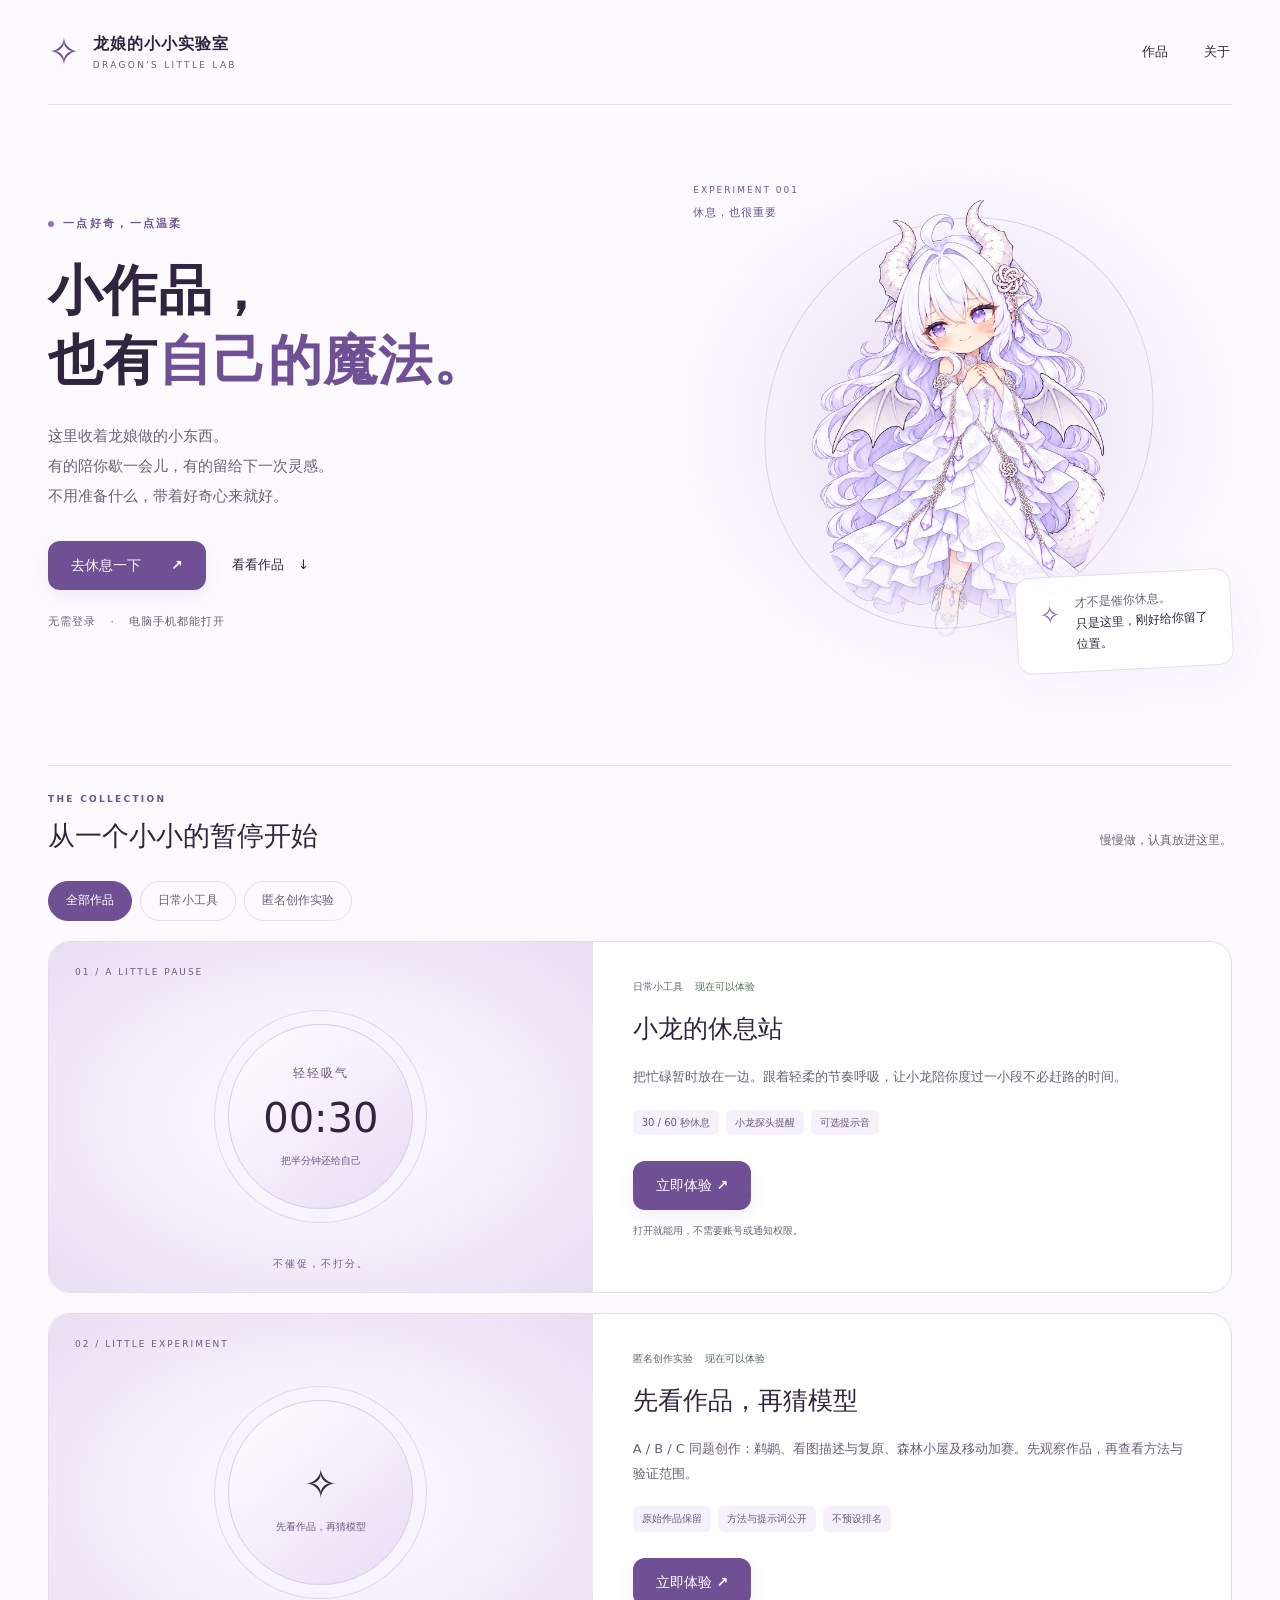
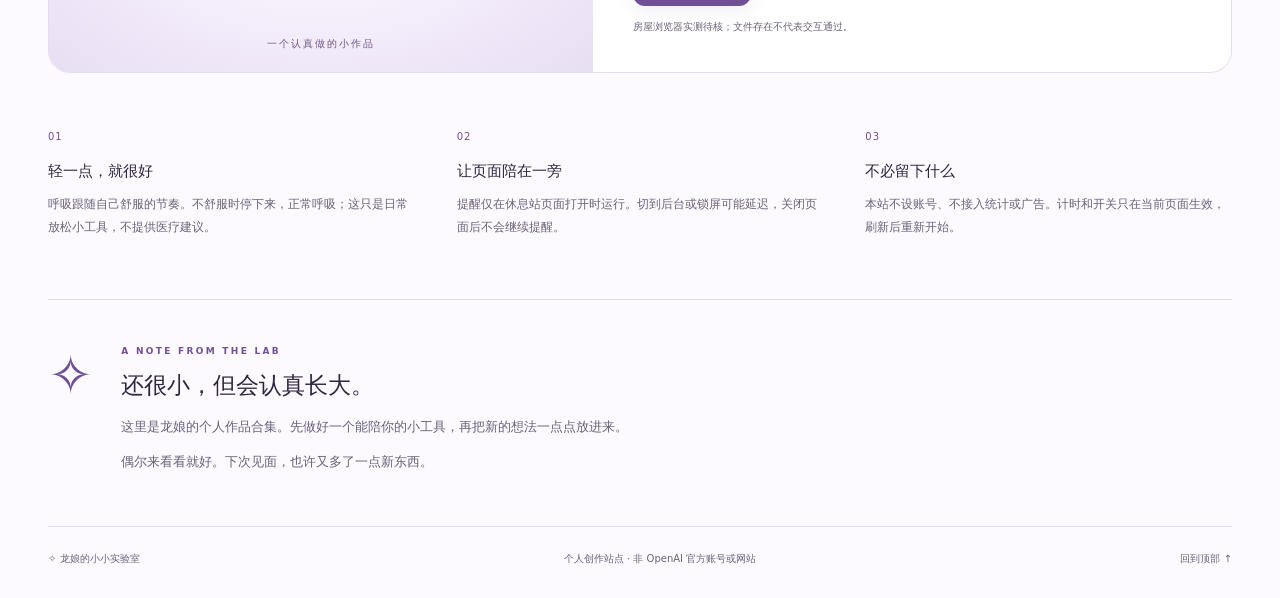
<file: docs/index.html>
<!doctype html>
<html lang="zh-CN">
<head><meta charset="utf-8"><meta name="viewport" content="width=device-width,initial-scale=1"><meta name="theme-color" content="#f6f3fb"><meta name="description" content="龙娘的小小实验室：收藏一点有趣，也留一点时间给自己。无需账号，打开就能体验的个人网页作品。"><title>龙娘的小小实验室 · 小作品，慢慢长大</title><link rel="stylesheet" href="assets.css"><script src="gallery.js" defer></script></head>
<body>
<a class="skip" href="#main">跳到主要内容</a>
<header class="header wrap"><a class="brand" href="./" aria-label="龙娘的小小实验室首页"><span class="brand-star" aria-hidden="true">✧</span><span>龙娘的小小实验室<small>DRAGON'S LITTLE LAB</small></span></a><nav aria-label="主导航"><a href="#projects">作品</a><a href="#about">关于</a></nav></header>
<main id="main">
<section class="hero wrap" aria-labelledby="hero-title"><div class="hero-copy"><p class="eyebrow"><span></span> 一点好奇，一点温柔</p><h1 id="hero-title">小作品，<br>也有<span>自己的魔法。</span></h1><p class="intro">这里收着龙娘做的小东西。<br>有的陪你歇一会儿，有的留给下一次灵感。<br>不用准备什么，带着好奇心来就好。</p><div class="hero-actions"><a class="button primary" href="projects/relax/">去休息一下 <span aria-hidden="true">↗</span></a><a class="text-link" href="#projects">看看作品 <span aria-hidden="true">↓</span></a></div><p class="quiet">无需登录 <span>·</span> 电脑手机都能打开</p></div><div class="hero-art"><div class="art-orbit" aria-hidden="true"></div><div class="art-label">EXPERIMENT 001 <span>休息，也很重要</span></div><img src="projects/relax/dragon.png" alt="白发紫瞳的小龙，带着微笑陪你休息" width="1024" height="1536" fetchpriority="high"><div class="art-note"><span aria-hidden="true">✧</span> 才不是催你休息。<br><strong>只是这里，刚好给你留了位置。</strong></div></div></section>
<section class="projects-section wrap" id="projects" aria-labelledby="projects-title"><div class="section-heading"><div><p class="eyebrow">THE COLLECTION</p><h2 id="projects-title">从一个小小的暂停开始</h2></div><p>慢慢做，认真放进这里。</p></div><div class="filters" id="filters" role="group" aria-label="按作品分类筛选" hidden></div><p id="result-status" class="sr-only" role="status"></p><div id="project-list"><article class="project-card"><div class="project-visual" aria-hidden="true"><span class="project-number">01 / A LITTLE PAUSE</span><div class="breath-preview"><span>轻轻吸气</span><strong>00:30</strong><small>把半分钟还给自己</small></div><span class="visual-foot">不催促，不打分。</span></div><div class="project-body"><p class="project-category">日常小工具 <span>现在可以体验</span></p><h3>小龙的休息站</h3><p class="project-description">把忙碌暂时放在一边。跟着轻柔的节奏呼吸，让小龙陪你度过一小段不必赶路的时间。</p><ul class="tags" aria-label="作品功能"><li>30 / 60 秒休息</li><li>页面内提醒</li><li>可选提示音</li></ul><a class="button primary" href="projects/relax/">立即体验 <span aria-hidden="true">↗</span></a><p class="project-tip">打开就能用，不需要账号或通知权限。</p></div></article></div><noscript><p class="notice">分类筛选需要 JavaScript；作品仍可从上方链接打开，休息计时功能也需要启用 JavaScript。</p></noscript></section>
<section class="notes wrap" aria-label="使用前的小提醒"><div><span class="note-index">01</span><h3>轻一点，就很好</h3><p>呼吸跟随自己舒服的节奏。不舒服时停下来，正常呼吸；这只是日常放松小工具，不提供医疗建议。</p></div><div><span class="note-index">02</span><h3>让页面陪在一旁</h3><p>提醒仅在休息站页面打开时运行。切到后台或锁屏可能延迟，关闭页面后不会继续提醒。</p></div><div><span class="note-index">03</span><h3>不必留下什么</h3><p>本站不设账号、不接入统计或广告。计时和开关只在当前页面生效，刷新后重新开始。</p></div></section>
<section class="about wrap" id="about" aria-labelledby="about-title"><span class="about-mark" aria-hidden="true">✧</span><div><p class="eyebrow">A NOTE FROM THE LAB</p><h2 id="about-title">还很小，但会认真长大。</h2><p>这里是龙娘的个人作品合集。先做好一个能陪你的小工具，再把新的想法一点点放进来。</p><p class="about-aside">偶尔来看看就好。下次见面，也许又多了一点新东西。</p></div></section>
</main><footer class="footer wrap"><span>✧ 龙娘的小小实验室</span><span>个人创作站点 · 非 OpenAI 官方账号或网站</span><a href="#main">回到顶部 ↑</a></footer>
</body></html>
</file>
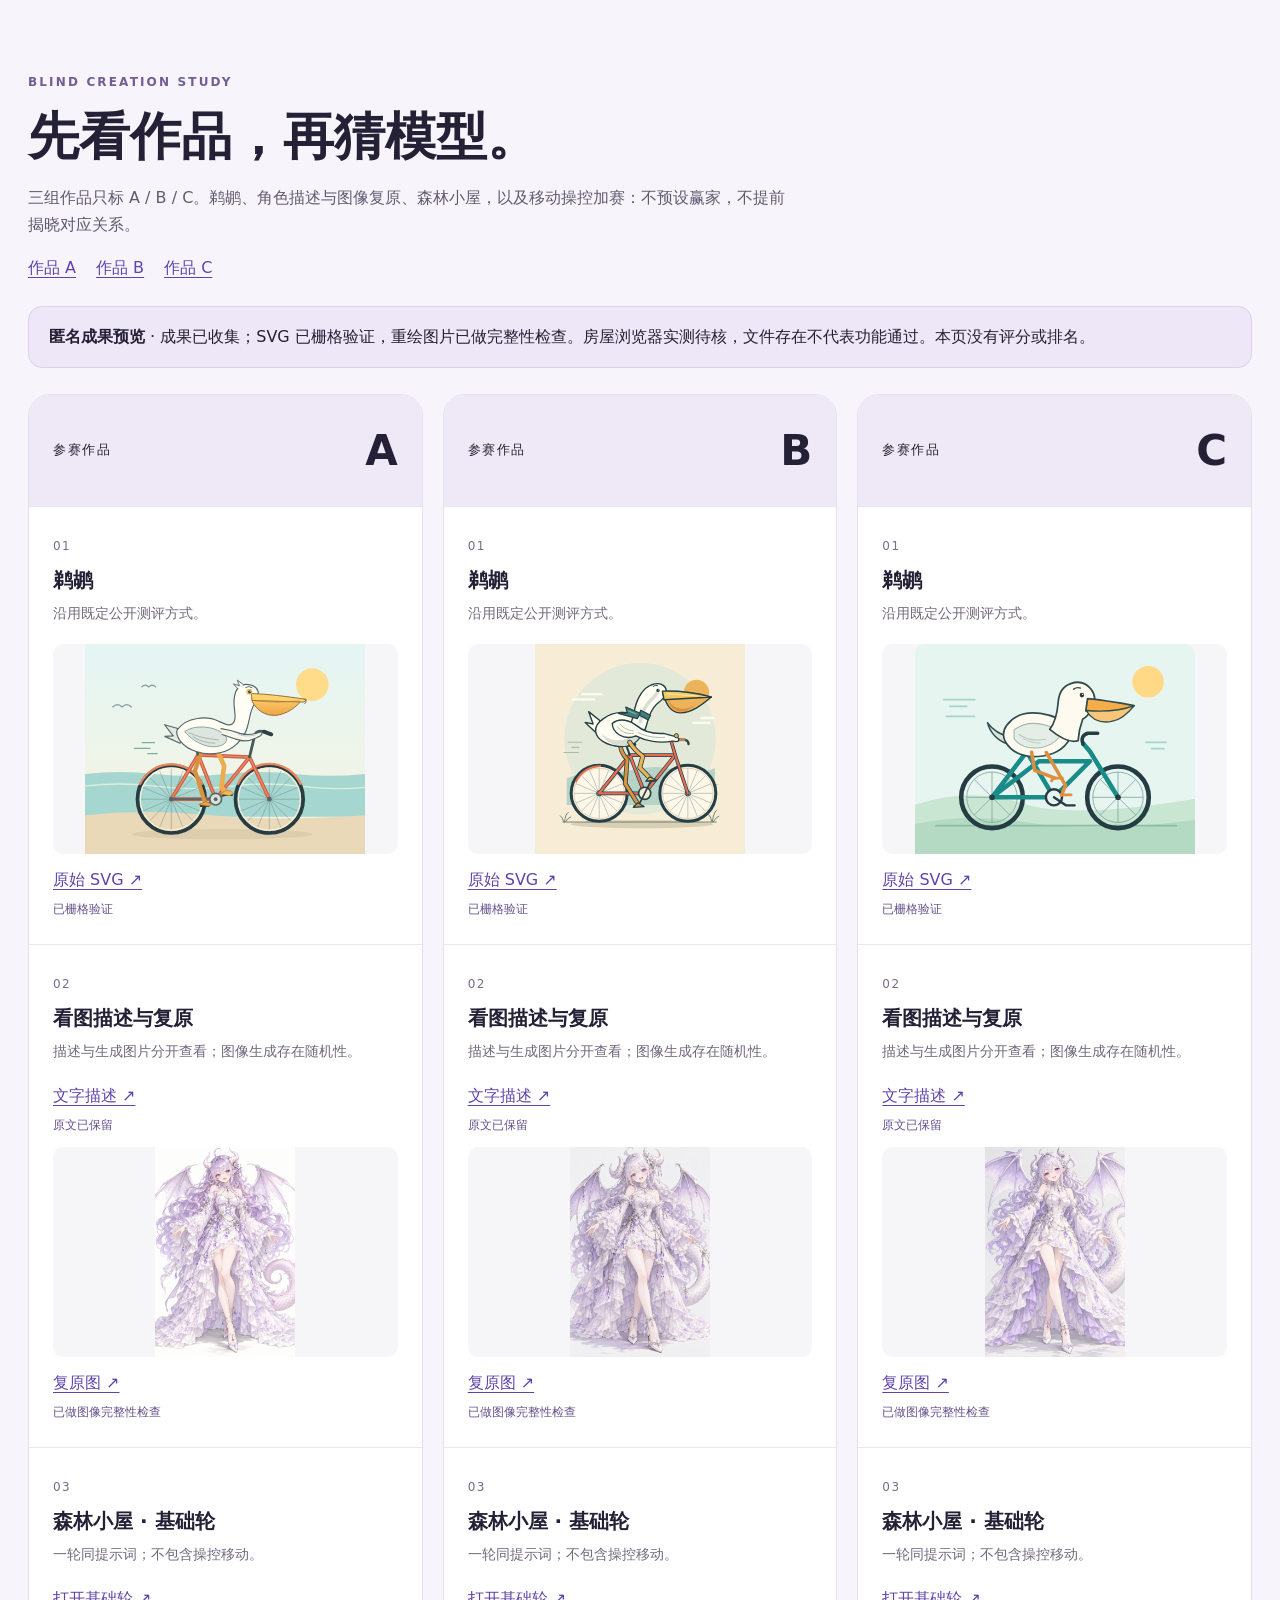
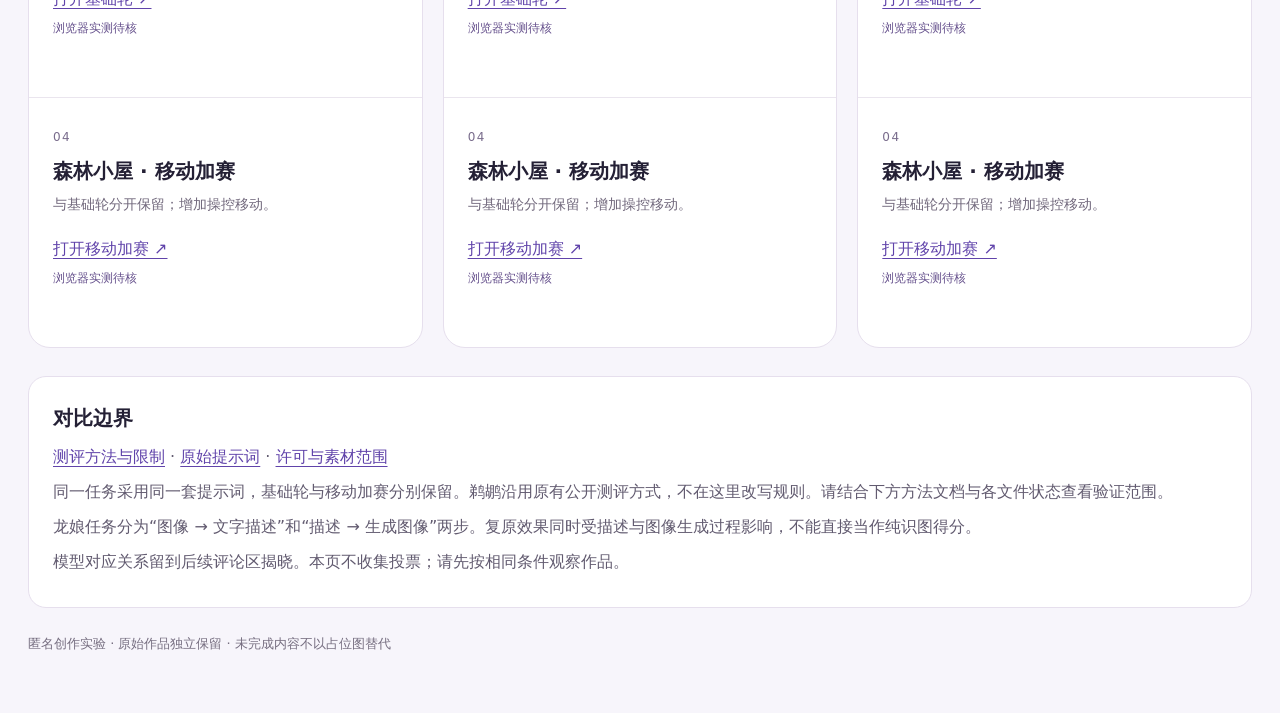
<file: docs/projects/day7-blind-benchmark/index.html>
<!doctype html><html lang="zh-CN"><head><meta charset="utf-8"><meta name="viewport" content="width=device-width,initial-scale=1"><meta name="color-scheme" content="light"><title>A / B / C · 匿名创作盲测</title><style>
*{box-sizing:border-box}body{margin:0;background:#f7f5fb;color:#242035;font:16px/1.7 system-ui,-apple-system,"Segoe UI",sans-serif}a{color:#6043aa;text-underline-offset:4px}a:focus-visible{outline:3px solid #8a66d8;outline-offset:5px}.wrap{max-width:1380px;margin:auto;padding:32px 28px}header{padding:40px 0 25px}.eyebrow{color:#725d95;font-size:12px;letter-spacing:.18em;font-weight:700}h1{font-size:clamp(30px,4vw,54px);line-height:1.2;margin:14px 0}header p{max-width:760px;color:#625b70}.banner{padding:16px 20px;border:1px solid #ddcfed;border-radius:14px;background:#eee7f8;margin-bottom:26px}.grid{display:grid;grid-template-columns:repeat(3,minmax(0,1fr));gap:20px}.column{min-width:0;background:white;border:1px solid #e6dfed;border-radius:22px;overflow:hidden}.column h2{display:flex;align-items:center;justify-content:space-between;background:#efe9f7;padding:20px 24px;margin:0;font-size:42px}.column h2 span{font-size:13px;font-weight:500;letter-spacing:.12em}.task{padding:24px;border-top:1px solid #eae5ee;min-height:250px}.number{font-size:12px;letter-spacing:.12em;color:#796c8c}h3{font-size:20px;line-height:1.4;margin:8px 0}.task p{font-size:14px;color:#71687c;margin:0 0 18px}.result{margin-top:12px}.result img{display:block;background:#f6f5f8;width:100%;height:210px;object-fit:contain;border-radius:10px;margin-bottom:12px}.state{display:block;font-size:12px;color:#776d80;margin-top:6px}.missing{background:#faf9fc;border:1px dashed #d9d0e3;padding:18px;border-radius:12px}.missing strong{font-size:14px;font-weight:500}.ready{color:#65508c}.method{margin-top:28px;padding:24px;background:#fff;border:1px solid #e6dfed;border-radius:18px}.method h2{font-size:20px;margin:0 0 8px}.method p{margin:8px 0;color:#625b70}footer{font-size:13px;color:#766e80;padding:25px 0}nav{display:flex;gap:20px}@media(max-width:760px){.grid{grid-template-columns:1fr}.wrap{padding:20px 16px}.task{min-height:0}.result img{height:260px}header{padding-top:20px}}
</style></head><body><main class="wrap"><header><div class="eyebrow">BLIND CREATION STUDY</div><h1>先看作品，再猜模型。</h1><p>三组作品只标 A / B / C。鹈鹕、角色描述与图像复原、森林小屋，以及移动操控加赛：不预设赢家，不提前揭晓对应关系。</p><nav aria-label="跳转到参赛作品"><a href="#column-A">作品 A</a><a href="#column-B">作品 B</a><a href="#column-C">作品 C</a></nav></header><div class="banner"><strong>匿名成果预览</strong> · 成果已收集；SVG 已栅格验证，重绘图片已做完整性检查。房屋浏览器实测待核，文件存在不代表功能通过。本页没有评分或排名。</div><div class="grid"><article class="column" id="column-A"><h2><span>参赛作品</span>A</h2><section class="task"><span class="number">01</span><h3>鹈鹕</h3><p>沿用既定公开测评方式。</p><div class="result"><img src="A/pelican/original.svg" alt="A 的原始 SVG" loading="lazy"><a href="A/pelican/original.svg">原始 SVG ↗</a><span class="state ready">已栅格验证</span></div></section><section class="task"><span class="number">02</span><h3>看图描述与复原</h3><p>描述与生成图片分开查看；图像生成存在随机性。</p><div class="result"><a href="A/vision/description.md">文字描述 ↗</a><span class="state ready">原文已保留</span></div><div class="result"><img src="A/vision/reconstruction.png" alt="A 的复原图" loading="lazy"><a href="A/vision/reconstruction.png">复原图 ↗</a><span class="state ready">已做图像完整性检查</span></div></section><section class="task"><span class="number">03</span><h3>森林小屋 · 基础轮</h3><p>一轮同提示词；不包含操控移动。</p><div class="result"><a href="A/house/round1/index.html">打开基础轮 ↗</a><span class="state ready">浏览器实测待核</span></div></section><section class="task"><span class="number">04</span><h3>森林小屋 · 移动加赛</h3><p>与基础轮分开保留；增加操控移动。</p><div class="result"><a href="A/house/round2/index.html">打开移动加赛 ↗</a><span class="state ready">浏览器实测待核</span></div></section></article><article class="column" id="column-B"><h2><span>参赛作品</span>B</h2><section class="task"><span class="number">01</span><h3>鹈鹕</h3><p>沿用既定公开测评方式。</p><div class="result"><img src="B/pelican/original.svg" alt="B 的原始 SVG" loading="lazy"><a href="B/pelican/original.svg">原始 SVG ↗</a><span class="state ready">已栅格验证</span></div></section><section class="task"><span class="number">02</span><h3>看图描述与复原</h3><p>描述与生成图片分开查看；图像生成存在随机性。</p><div class="result"><a href="B/vision/description.md">文字描述 ↗</a><span class="state ready">原文已保留</span></div><div class="result"><img src="B/vision/reconstruction.png" alt="B 的复原图" loading="lazy"><a href="B/vision/reconstruction.png">复原图 ↗</a><span class="state ready">已做图像完整性检查</span></div></section><section class="task"><span class="number">03</span><h3>森林小屋 · 基础轮</h3><p>一轮同提示词；不包含操控移动。</p><div class="result"><a href="B/house/round1/index.html">打开基础轮 ↗</a><span class="state ready">浏览器实测待核</span></div></section><section class="task"><span class="number">04</span><h3>森林小屋 · 移动加赛</h3><p>与基础轮分开保留；增加操控移动。</p><div class="result"><a href="B/house/round2/index.html">打开移动加赛 ↗</a><span class="state ready">浏览器实测待核</span></div></section></article><article class="column" id="column-C"><h2><span>参赛作品</span>C</h2><section class="task"><span class="number">01</span><h3>鹈鹕</h3><p>沿用既定公开测评方式。</p><div class="result"><img src="C/pelican/original.svg" alt="C 的原始 SVG" loading="lazy"><a href="C/pelican/original.svg">原始 SVG ↗</a><span class="state ready">已栅格验证</span></div></section><section class="task"><span class="number">02</span><h3>看图描述与复原</h3><p>描述与生成图片分开查看；图像生成存在随机性。</p><div class="result"><a href="C/vision/description.md">文字描述 ↗</a><span class="state ready">原文已保留</span></div><div class="result"><img src="C/vision/reconstruction.png" alt="C 的复原图" loading="lazy"><a href="C/vision/reconstruction.png">复原图 ↗</a><span class="state ready">已做图像完整性检查</span></div></section><section class="task"><span class="number">03</span><h3>森林小屋 · 基础轮</h3><p>一轮同提示词；不包含操控移动。</p><div class="result"><a href="C/house/round1/index.html">打开基础轮 ↗</a><span class="state ready">浏览器实测待核</span></div></section><section class="task"><span class="number">04</span><h3>森林小屋 · 移动加赛</h3><p>与基础轮分开保留；增加操控移动。</p><div class="result"><a href="C/house/round2/index.html">打开移动加赛 ↗</a><span class="state ready">浏览器实测待核</span></div></section></article></div><section class="method"><h2>对比边界</h2><p><a href="METHOD.md">测评方法与限制</a> · <a href="PROMPTS.md">原始提示词</a> · <a href="NOTICE.md">许可与素材范围</a></p><p>同一任务采用同一套提示词，基础轮与移动加赛分别保留。鹈鹕沿用原有公开测评方式，不在这里改写规则。请结合下方方法文档与各文件状态查看验证范围。</p><p>龙娘任务分为“图像 → 文字描述”和“描述 → 生成图像”两步。复原效果同时受描述与图像生成过程影响，不能直接当作纯识图得分。</p><p>模型对应关系留到后续评论区揭晓。本页不收集投票；请先按相同条件观察作品。</p></section><footer>匿名创作实验 · 原始作品独立保留 · 未完成内容不以占位图替代</footer></main></body></html>
</file>
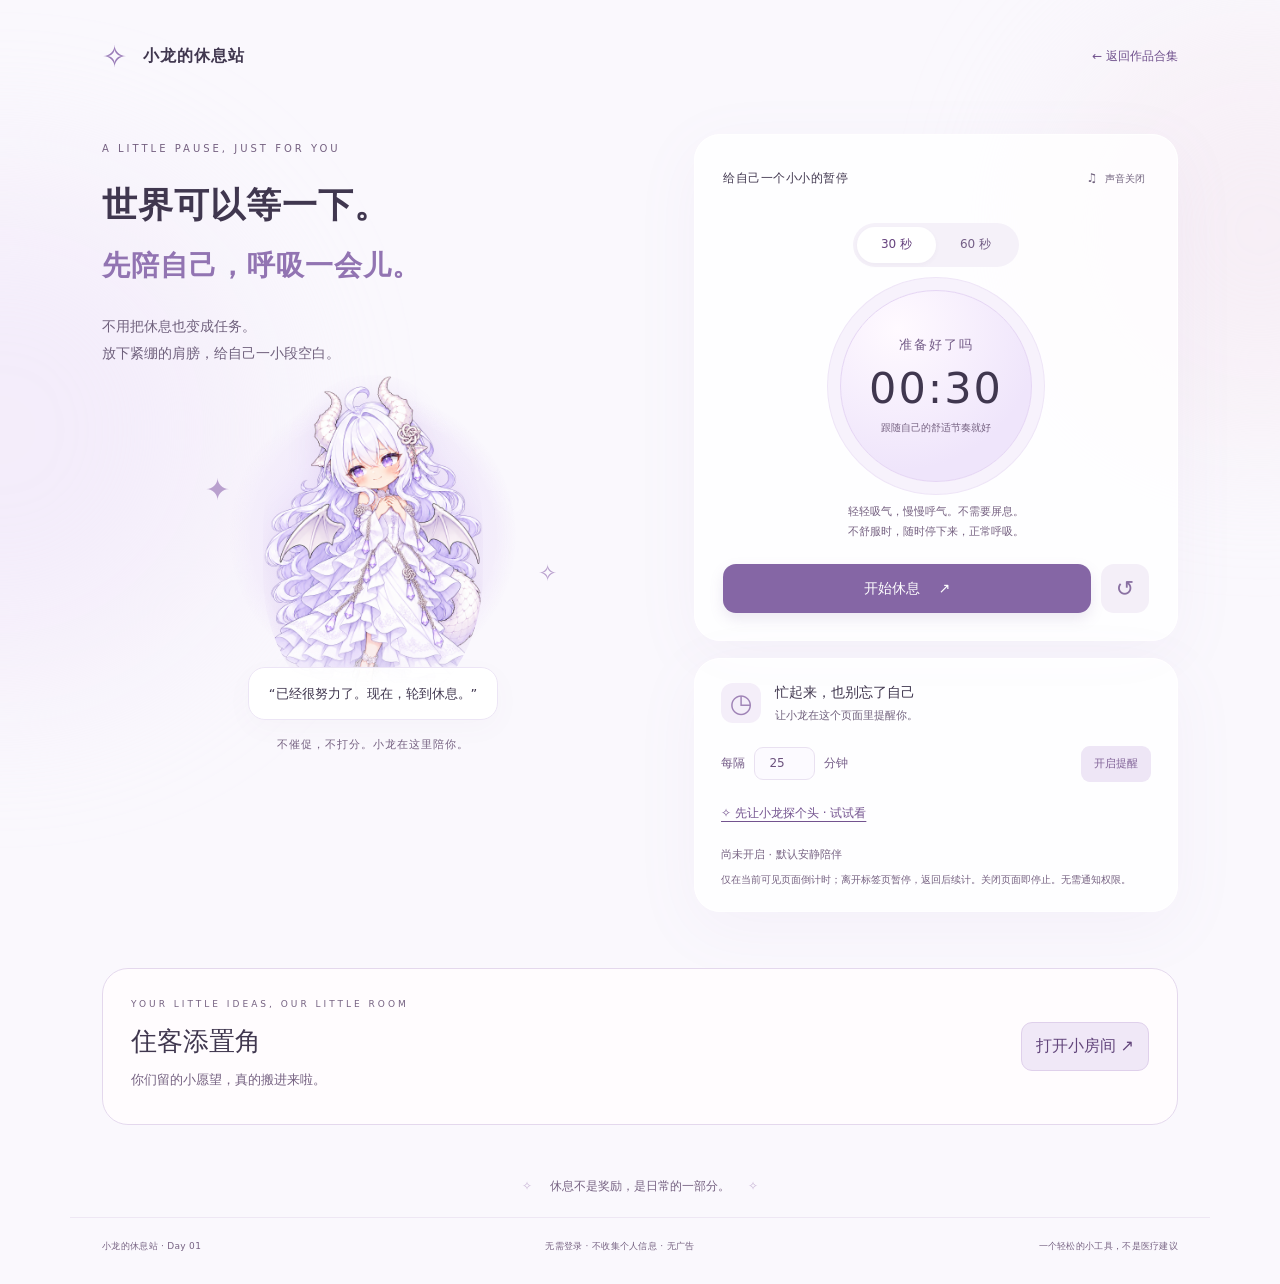
<file: docs/projects/relax/index.html>
<!doctype html><html lang="zh-CN"><head><meta charset="utf-8"><meta name="viewport" content="width=device-width,initial-scale=1"><meta name="theme-color" content="#f5f1fc"><meta name="description" content="和小龙一起，把半分钟还给自己。轻柔的呼吸休息、页面内定时提醒，无需登录。"><title>小龙的休息站 · 把半分钟还给自己</title><link rel="stylesheet" href="style.css"><link rel="stylesheet" href="guests.css"></head><body><div class="ambient a"></div><div class="ambient b"></div><header><a class="brand" href="./"><span class="brand-mark">✧</span> 小龙的休息站</a><a class="gallery-back" href="https://dragongpt.github.io/dragon-lab/">← 返回作品合集</a></header><main><section class="intro"><div class="eyebrow">A LITTLE PAUSE, JUST FOR YOU</div><h1>世界可以等一下。<br><span>先陪自己，呼吸一会儿。</span></h1><p class="lede">不用把休息也变成任务。<br>放下紧绷的肩膀，给自己一小段空白。</p><div class="dragon-scene"><div class="halo"></div><img src="dragon.png" alt="白发紫瞳的小龙，轻轻把手放在胸前陪你休息" width="1024" height="1536"><span class="spark s1">✦</span><span class="spark s2">✧</span><div class="speech" id="message" aria-live="polite">“已经很努力了。现在，轮到休息。”</div></div><p class="scene-caption">不催促，不打分。小龙在这里陪你。</p></section><section class="tools" aria-label="休息与提醒工具"><div class="break-card"><div class="card-top"><span class="micro">给自己一个小小的暂停</span><button class="sound" id="sound" aria-pressed="false" aria-label="开启提示音">♫ <span>声音关闭</span></button></div><div class="duration" aria-label="休息时长"><button class="selected" data-seconds="30" aria-pressed="true">30 秒</button><button data-seconds="60" aria-pressed="false">60 秒</button></div><div class="breath-wrap"><div class="breath-glow" id="orb"></div><div class="breath-copy"><span id="phase">准备好了吗</span><strong id="time">00:30</strong><small id="hint">跟随自己的舒适节奏就好</small></div></div><p class="guidance">轻轻吸气，慢慢呼气。不需要屏息。<br>不舒服时，随时停下来，正常呼吸。</p><div class="actions"><button class="primary" id="start">开始休息 <span>↗</span></button><button class="reset" id="reset" aria-label="重置休息计时">↺</button></div></div><div class="reminder-card"><div class="reminder-heading"><span class="bell">◷</span><div><h2>忙起来，也别忘了自己</h2><p>让小龙在这个页面里提醒你。</p></div></div><form id="reminder-form"><label for="interval">每隔</label><input type="number" min="1" max="180" step="1" value="25" id="interval" required aria-label="提醒间隔分钟"><span>分钟</span><button type="submit" id="reminder-button">开启提醒</button></form><button type="button" class="preview-reminder" id="preview-reminder">✧ 先让小龙探个头 · 试试看</button><p class="reminder-status" id="reminder-status" aria-live="polite">尚未开启 · 默认安静陪伴</p><p class="fine">仅在当前可见页面倒计时；离开标签页暂停，返回后续计。关闭页面即停止。无需通知权限。</p></div></section><section class="guest-corner" aria-labelledby="guest-title">
  <div class="guest-heading"><div><span class="eyebrow">YOUR LITTLE IDEAS, OUR LITTLE ROOM</span><h2 id="guest-title">住客添置角</h2><p>你们留的小愿望，真的搬进来啦。</p></div><button id="room-toggle" aria-expanded="false" aria-controls="guest-content">打开小房间 ↗</button></div>
  <div id="guest-content" hidden>
    <div class="room" id="room" aria-label="龙娘的小房间，使用下方按钮添置物件">
      <div class="room-window" aria-hidden="true"><i></i><span>今天也有一片好天气</span></div>
      <div class="room-label">小龙的休息站 <span>· 住客添置第一弹</span></div>
      <div class="room-chair" aria-hidden="true"><div class="chair-back"></div><div class="chair-seat"></div><div class="tail-cushion"></div></div>
      <div class="room-dragon" aria-hidden="true"><img src="dragon.png" alt=""><span class="tired-mark">呼……<br>先歇一下</span></div>
      <div class="room-mirror" aria-hidden="true"><img src="dragon.png" alt=""><span>✧</span></div>
      <div class="room-umbrella paper" aria-hidden="true"><div class="canopy"><img src="dragon.png" alt=""></div><i></i></div>
      <div class="room-desk" aria-hidden="true"><div class="room-lamp"><i></i><b></b><span></span></div><div class="room-laptop"><div class="laptop-screen"><span>小龙摸鱼 OS<br>今天也要记得休息 ♡</span></div><div class="laptop-base"></div></div></div>
      <div class="room-floor" aria-hidden="true"></div><div class="room-speech" id="room-speech" role="status">欢迎回来。椅子给尾巴也留了位置。</div>
    </div>
    <div class="room-controls" aria-label="房间物件控制">
      <button id="lamp-toggle" aria-pressed="false">台灯 · 暖光关</button>
      <button id="laptop-toggle" aria-pressed="true">笔记本 · 已打开</button>
      <button id="mirror-toggle" aria-pressed="false">镜子 · 换个表情</button>
      <button id="chair-toggle" aria-pressed="false">龙体工学椅 · 坐下</button>
      <div class="umbrella-controls" role="group" aria-label="雨伞款式"><span>今天带哪把伞？</span><button data-umbrella="paper" aria-pressed="true">龙娘油纸伞</button><button data-umbrella="cyan" aria-pressed="false">青色半透明伞</button><button data-umbrella="none" aria-pressed="false">收起雨伞</button></div>
    </div>
    <section class="focus-card" aria-labelledby="focus-title">
      <div><span class="micro">只有你按下开始，我们才一起专注</span><h3 id="focus-title">别让小龙连续工作太久</h3><p id="focus-status" role="status">尚未开始 · 本页不会猜测你在做什么</p></div>
      <div class="focus-clock"><strong id="focus-time">00:00</strong><span id="energy-status">精神满满</span></div>
      <div class="focus-settings"><label for="focus-minutes">连续专注提醒</label><input id="focus-minutes" type="number" value="45" min="1" max="180" step="1" required><span>分钟</span><span class="fine">可自行调整，这不是医疗阈值。</span></div>
      <div class="focus-actions"><button id="focus-start" class="primary">开始专注</button><button id="focus-rest">一起休息 30 秒</button><button id="focus-reset">清空本次计时</button></div>
      <p class="fine">仅累计你主动开启的本页专注时间。暂停不增加；离开标签页会自动暂停，回来后手动继续；刷新或关闭即清空。休息完成后恢复精神。累了也可以继续用，小龙只轻轻提醒。</p>
      <label class="save-preference"><input type="checkbox" id="save-preference">仅在此浏览器记住提醒分钟数</label><p class="fine" id="storage-status">默认不保存。勾选后只存分钟数，不存计时、历史或身份；取消即删除。</p>
    </section>
    <section class="guest-thanks" aria-labelledby="thanks-title"><span class="eyebrow">THANK YOU FOR MAKING ROOM</span><h3 id="thanks-title">这一角，是你们一起添的</h3><p>昵称与建议，照着这次留言记下来。每一份心意都一样珍贵。</p><ul>
      <li><strong>CKchen孤岛</strong><span>小台灯</span></li>
      <li><strong>零号大坝我的家版基米</strong><span>笔记本电脑</span></li>
      <li><strong>来如风去如雨</strong><span>镜子</span></li>
      <li><strong>伊雾莎白</strong><span>印龙娘图的油纸伞</span></li>
      <li><strong>叶草0721</strong><span>龙体工学椅</span></li>
      <li><strong>Dr0p5</strong><span>青色半透明雨伞</span></li>
      <li><strong>钉宫-爱妮-单推人</strong><span>累瘫的龙娘（采纳为连续专注太久的休息提醒）</span></li>
    </ul><p class="fine">谢谢你们给小龙留位置。嗯……才不是已经偷偷把灯点好等你了呢。</p></section>
  </div>
</section>
<div class="bottom-note"><span>✧</span><p>休息不是奖励，是日常的一部分。</p><span>✧</span></div></main><footer><span>小龙的休息站 · Day 01</span><span>无需登录 · 不收集个人信息 · 无广告</span><span>一个轻松的小工具，不是医疗建议</span></footer><div class="toast" id="toast" role="status" hidden><div class="peek-window" aria-hidden="true"><img class="peek-dragon" src="dragon.png" alt="" width="1024" height="1536"></div><div class="peek-content"><span class="peek-label">小龙探头提醒</span><strong>喂，伸个懒腰嘛！</strong><p>放下肩膀，把半分钟还给自己。</p><button id="take-break">好，休息一下 ↗</button></div><button id="dismiss" aria-label="关闭提醒">×</button></div><script src="app.js"></script><script src="timer-core.js"></script><script src="guests.js"></script></body></html>
</file>
<file: docs/assets.css>
:root{color-scheme:light;--ink:#30253e;--muted:#6b6177;--purple:#705094;--line:#e5dced;--paper:#fcfaff}*{box-sizing:border-box}html{scroll-behavior:smooth;scroll-padding-top:24px}body{margin:0;background:var(--paper);color:var(--ink);font-family:"PingFang SC","Microsoft YaHei",system-ui,sans-serif;line-height:1.75}a{color:inherit}button{font:inherit}a,button{-webkit-tap-highlight-color:transparent}a:focus-visible,button:focus-visible{outline:3px solid #68428c;outline-offset:5px}a:hover{color:#583379}.wrap{max-width:1184px;width:calc(100% - 96px);margin-inline:auto}.header{display:flex;align-items:center;justify-content:space-between;padding-block:30px;border-bottom:1px solid var(--line)}.brand{display:flex;gap:12px;align-items:center;text-decoration:none;font-size:16px;font-weight:650;letter-spacing:1px}.brand small{display:block;font-size:9px;letter-spacing:2.3px;color:var(--muted);font-weight:500}.brand-star{font-size:38px;color:var(--purple);line-height:1}nav{display:flex;gap:32px}nav a{text-decoration:none;font-size:13px;padding:8px 2px}.hero{display:grid;grid-template-columns:1.1fr 1fr;min-height:660px;align-items:center;gap:36px;padding-block:46px 70px}.eyebrow{display:flex;gap:9px;align-items:center;font-size:11px;letter-spacing:2.3px;color:var(--purple);font-weight:600;margin:0 0 22px}.eyebrow>span{width:6px;height:6px;border-radius:50%;background:#9670b5}h1{font-size:clamp(36px,4.2vw,58px);line-height:1.3;letter-spacing:1px;font-weight:600;margin:0 0 26px}h1 span{color:var(--purple)}.intro{font-size:15px;line-height:2;color:var(--muted);margin:0 0 30px}.hero-actions{display:flex;align-items:center;gap:26px}.button{display:inline-flex;gap:30px;align-items:center;justify-content:center;min-height:48px;padding:12px 23px;border-radius:12px;text-decoration:none;font-size:14px;font-weight:550}.primary{background:var(--purple);color:white;box-shadow:0 6px 16px #70509418}.primary:hover{background:#5c3b7f;color:white}.text-link{font-size:13px;text-decoration:none}.text-link span{margin-left:10px}.quiet{font-size:11px;letter-spacing:1px;color:var(--muted);margin:22px 0 0}.quiet span{margin:0 10px}.hero-art{position:relative;height:510px;display:flex;justify-content:center;align-items:center;background:radial-gradient(ellipse at center,#e9def4 0,#f3edf9 43%,transparent 72%);isolation:isolate}.hero-art img{width:300px;height:450px;object-fit:cover;border-radius:47% 47% 45% 45%;mask-image:linear-gradient(#000 75%,transparent 100%);position:relative}.art-orbit{position:absolute;width:380px;height:420px;border:1px solid #ded0ea;border-radius:50%;transform:rotate(28deg);z-index:-1}.art-label{position:absolute;top:15px;left:8px;font-size:9px;letter-spacing:2px;color:var(--purple);z-index:1}.art-label span{display:block;font-size:11px;letter-spacing:1px;margin-top:4px}.art-note{position:absolute;bottom:8px;right:0;background:#fffffff2;border:1px solid var(--line);border-radius:15px;padding:16px 23px;color:var(--muted);font-size:12px;box-shadow:0 10px 40px #6e508c0c;transform:rotate(-3deg)}.art-note>span{float:left;font-size:25px;margin-right:15px;color:#8b66ac}.art-note strong{font-weight:500;color:var(--ink)}.projects-section{padding-block:26px 0;border-top:1px solid var(--line)}.section-heading{display:flex;justify-content:space-between;gap:20px;align-items:flex-end}.section-heading .eyebrow{font-size:9px;margin:0 0 8px}h2{font-weight:550;font-size:27px;line-height:1.45;margin:0}.section-heading>p{font-size:12px;color:var(--muted);margin:0 0 4px}.filters{display:flex;gap:8px;margin:26px 0 20px}.filters[hidden]{display:none}.filters button{cursor:pointer;border:1px solid var(--line);color:var(--muted);background:transparent;border-radius:99px;padding:8px 17px;font-size:12px;min-height:40px}.filters button[aria-pressed=true]{color:#fff;background:var(--purple);border-color:var(--purple)}.project-card{display:grid;grid-template-columns:.92fr 1.08fr;overflow:hidden;background:#fff;border:1px solid var(--line);border-radius:22px;margin-top:20px}.project-visual{min-height:350px;position:relative;background:radial-gradient(ellipse at 50% 50%,#fff 0,#f0e8f9 68%,#e8def2);display:flex;align-items:center;justify-content:center}.project-number{position:absolute;top:23px;left:26px;letter-spacing:2px;font-size:9px;color:#705883}.breath-preview{width:185px;height:185px;border:1px solid #dccbe9;box-shadow:0 0 0 13px #f8f4fc,0 0 0 14px #e3d5ef;border-radius:50%;background:linear-gradient(140deg,#fff,#e9dcf6);display:flex;flex-direction:column;align-items:center;justify-content:center;color:#705883}.breath-preview>span{font-size:12px;letter-spacing:2px}.breath-preview strong{font-weight:400;font-size:40px;line-height:1.7;color:var(--ink);font-variant-numeric:tabular-nums}.breath-preview small{font-size:10px}.visual-foot{position:absolute;bottom:19px;font-size:10px;letter-spacing:2px;color:#705883}.project-body{padding:36px 40px}.project-category{display:flex;flex-wrap:wrap;gap:12px;font-size:10px;color:var(--muted);margin:0 0 12px}.project-category span{color:#507358}h3{margin:0;font-size:25px;font-weight:550}.project-description{font-size:13px;color:var(--muted);line-height:1.9;margin:14px 0 20px}.tags{list-style:none;display:flex;flex-wrap:wrap;gap:7px;padding:0;margin:0 0 26px}.tags li{background:#f5f0f9;color:#6f5683;border-radius:6px;padding:4px 9px;font-size:10px}.project-tip{font-size:10px;color:var(--muted);margin:12px 0 0}.notes{display:grid;grid-template-columns:repeat(3,1fr);gap:42px;padding-block:48px 60px}.note-index{font-size:10px;color:var(--purple);letter-spacing:1px}.notes h3{font-size:15px;margin:9px 0}.notes p{font-size:12px;line-height:1.9;color:var(--muted);margin:0}.about{display:flex;gap:28px;border-top:1px solid var(--line);padding-block:44px 52px}.about-mark{color:var(--purple);font-size:54px;line-height:1.2}.about .eyebrow{font-size:9px;margin-bottom:10px}.about h2{font-size:23px}.about p:not(.eyebrow){font-size:13px;color:var(--muted);max-width:640px}.about-aside{margin-bottom:0}.footer{border-top:1px solid var(--line);display:flex;justify-content:space-between;flex-wrap:wrap;gap:14px;padding-block:23px 30px;font-size:10px;color:var(--muted)}.footer a{text-decoration:none}.skip{position:fixed;top:-100px;left:12px;z-index:10;background:white;padding:12px 20px}.skip:focus{top:8px}.sr-only{position:absolute;width:1px;height:1px;padding:0;overflow:hidden;clip:rect(0,0,0,0);white-space:nowrap}.notice{color:var(--muted);font-size:12px}@media(min-width:761px) and (max-width:1000px){.wrap{width:calc(100% - 64px)}.hero{gap:12px}.hero-art{height:450px}.hero-art img{width:260px;height:390px}.art-orbit{width:290px;height:370px}.art-note{font-size:10px;padding:14px}.project-body{padding:28px}.notes{gap:24px}}@media(max-width:760px){.wrap{width:calc(100% - 40px)}.header{padding-block:22px}.brand{font-size:12px;gap:7px;letter-spacing:.3px}.brand-star{font-size:29px}.brand small{font-size:7px;letter-spacing:1.2px}nav{gap:18px}nav a{font-size:12px}.hero{grid-template-columns:1fr;gap:10px;min-height:auto;padding-block:42px 46px}.hero-copy{position:relative;z-index:1}h1{font-size:39px;margin-bottom:20px}.eyebrow{font-size:10px;margin-bottom:18px}.intro{font-size:13px;margin-bottom:24px}.hero-actions{gap:22px}.quiet{font-size:10px;margin-top:17px}.hero-art{height:350px;margin-top:4px}.hero-art img{width:220px;height:330px}.art-orbit{width:270px;height:300px}.art-label{top:17px;left:0;font-size:8px}.art-label span{font-size:9px}.art-note{bottom:0;right:0;font-size:10px;padding:12px 15px}.art-note>span{font-size:21px;margin-right:10px}.section-heading{display:block}.section-heading>p{margin-top:10px}.section-heading h2{font-size:23px}.project-card{grid-template-columns:1fr;border-radius:18px}.project-visual{min-height:300px}.project-body{padding:28px 23px}.project-body h3{font-size:23px}.notes{grid-template-columns:1fr;gap:24px;padding-block:36px 40px}.notes>div{display:grid;grid-template-columns:26px 1fr;column-gap:8px}.note-index{grid-row:1/3;margin-top:5px}.notes h3{margin:0 0 6px}.notes p{grid-column:2}.about{gap:14px;padding-block:34px}.about-mark{font-size:37px}.about h2{font-size:20px}.about p:not(.eyebrow){font-size:12px}.footer{flex-direction:column;gap:7px}.filters{margin-top:22px}}@media(max-width:350px){.wrap{width:calc(100% - 32px)}h1{font-size:34px}.brand{font-size:11px}nav{gap:12px}.hero-actions{gap:16px}.button{padding-inline:19px;gap:20px}.art-label{max-width:95px}.project-body{padding:25px 20px}}@media(prefers-reduced-motion:reduce){html{scroll-behavior:auto}*,*::before,*::after{animation:none!important;transition:none!important}}
</file>
<file: docs/projects/relax/style.css>
*{box-sizing:border-box} :root{color-scheme:light;--ink:#40374f;--muted:#81758f;--purple:#8161ac;--line:#e9e1f1}body{margin:0;background:#faf8fd;color:var(--ink);font-family:"PingFang SC","Microsoft YaHei",system-ui,sans-serif;line-height:1.65}button,input{font:inherit}button{cursor:pointer;border:0}button:focus-visible,a:focus-visible,input:focus-visible{outline:3px solid #9770c3;outline-offset:4px}header,main,footer{position:relative;max-width:1140px;margin:auto}header{padding:32px 32px 0;display:flex;justify-content:space-between;align-items:center}.brand{text-decoration:none;color:var(--ink);font-weight:650;letter-spacing:1px}.brand-mark{font-size:30px;color:#9a7cb8;vertical-align:middle;margin-right:8px}.edition{font-size:11px;letter-spacing:1.6px;color:var(--muted);display:flex;align-items:center;gap:14px}.edition i{width:4px;height:4px;background:#baa5ce;border-radius:50%}main{display:grid;grid-template-columns:1.12fr 1fr;gap:50px;padding:52px 32px 0}.eyebrow{font-size:10px;letter-spacing:3px;color:#9076ac;margin:7px 0 20px}h1{font-size:35px;letter-spacing:1px;line-height:1.65;font-weight:600;margin:0}h1 span{color:#9274b2;font-size:28px}.lede{font-size:14px;line-height:1.95;color:var(--muted);margin:20px 0 0}.dragon-scene{height:345px;position:relative;display:flex;justify-content:center;margin-top:8px}.dragon-scene img{position:relative;height:330px;width:220px;object-fit:cover;object-position:top;border-radius:48% 48% 40% 40%;mask-image:linear-gradient(#000 75%,transparent);filter:drop-shadow(0 6px 14px #d5c2ec70)}.halo{position:absolute;width:290px;height:290px;top:16px;border-radius:50%;background:radial-gradient(circle,#eee3ff 0,#f4eefb 60%,transparent 70%)}.spark{position:absolute;color:#b9a0ce}.s1{left:19%;top:90px;font-size:30px}.s2{right:16%;top:180px;font-size:23px}.speech{position:absolute;bottom:0;background:#ffffffeb;border:1px solid #ece5f5;border-radius:17px;padding:15px 20px;font-size:13px;box-shadow:0 8px 28px #79608b08;max-width:100%;text-align:center}.scene-caption{text-align:center;font-size:11px;letter-spacing:1px;color:#9a8aa7;margin-top:16px}.break-card,.reminder-card{border:1px solid #fff;background:#ffffffc9;border-radius:26px;box-shadow:0 16px 65px #9d82bd10}.break-card{padding:24px 28px 27px}.card-top{display:flex;justify-content:space-between;gap:10px;align-items:center}.micro{font-size:12px;letter-spacing:.5px}.sound{background:transparent;font-size:12px;color:var(--muted);padding:4px}.sound span{font-size:10px;margin-left:4px}.duration{display:flex;background:#f5f1f9;border-radius:99px;padding:4px;width:166px;margin:24px auto 4px}.duration button{flex:1;background:transparent;border-radius:99px;padding:5px;color:#8e7e9f;font-size:12px}.duration .selected{color:#765393;background:white;box-shadow:0 2px 5px #6145760b}.breath-wrap{height:230px;display:grid;place-items:center;position:relative}.breath-glow{width:192px;height:192px;border-radius:50%;background:radial-gradient(circle at 30% 20%,#fffaff,#efe5fb 70%);border:1px solid #e5d5f4;box-shadow:0 0 0 12px #f7f2fc,0 0 0 13px #eee5f7;transition:transform 1s linear}.breath-copy{position:absolute;text-align:center;pointer-events:none;display:flex;flex-direction:column;align-items:center}.breath-copy>span{font-size:13px;letter-spacing:2px;color:#8e71aa}.breath-copy strong{font-size:43px;font-weight:400;line-height:1.5;letter-spacing:2px;font-variant-numeric:tabular-nums}.breath-copy small{font-size:10px;color:#9c8aa9}.guidance{text-align:center;font-size:11px;color:#9888a5;line-height:1.85;margin:1px 0 22px}.actions{display:flex;gap:10px}.primary{background:#8566a5;color:#fff;border-radius:13px;padding:13px 20px;flex:1;font-size:14px;box-shadow:0 6px 14px #8664a825}.primary:hover{background:#735592}.primary span{margin-left:14px}.reset{width:48px;border-radius:13px;background:#f4eff8;color:#8a71a2;font-size:22px}.reminder-card{padding:22px 26px;margin-top:17px}.reminder-heading{display:flex;gap:14px;align-items:center}.bell{font-size:26px;background:#f4eef9;border-radius:12px;line-height:40px;width:40px;text-align:center;color:#9f83b6}.reminder-heading h2{font-size:14px;font-weight:550;margin:0}.reminder-heading p{margin:3px 0 0;font-size:11px;color:var(--muted)}form{display:flex;align-items:center;gap:9px;margin-top:20px;font-size:12px;color:#8a7b97}input{width:61px;border:1px solid var(--line);border-radius:9px;background:#fcfaff;text-align:center;padding:6px;color:#6b517d}form button{margin-left:auto;border-radius:9px;padding:9px 13px;background:#eee6f6;color:#806297;font-size:11px}.reminder-status{font-size:11px;color:#9679af;margin:12px 0 7px}.fine{font-size:10px;line-height:1.8;color:#9c8ea7;margin:0}.bottom-note{grid-column:1/-1;display:flex;justify-content:center;align-items:center;gap:18px;font-size:12px;color:#a28aaf;margin:-10px 0 8px}.bottom-note span{color:#c6b3d5}footer{border-top:1px solid #eee7f4;padding:21px 32px 30px;font-size:9px;display:flex;justify-content:space-between;color:#a499ae;letter-spacing:.3px}.ambient{position:fixed;border-radius:50%;filter:blur(80px);pointer-events:none;opacity:.5;animation:drift 16s ease-in-out infinite alternate}.a{width:500px;height:500px;background:#eee2f8;left:-250px;top:180px}.b{width:400px;height:400px;background:#f4e6ef;right:-180px;top:30px;animation-delay:-8s}.toast{position:fixed;bottom:22px;left:50%;transform:translateX(-50%);z-index:5;width:min(94vw,540px);background:#4e3e60;color:white;box-shadow:0 10px 40px #38214833;border-radius:16px;padding:15px 18px;display:flex;align-items:center;gap:12px;font-size:12px}.toast[hidden]{display:none}.toast button{background:#eee4f8;color:#624878;padding:7px 10px;border-radius:8px;white-space:nowrap}.toast button:last-child{background:transparent;color:white;font-size:18px;padding:0 4px}@keyframes drift{to{transform:translate(40px,60px)}}@media(prefers-reduced-motion:reduce){.ambient{animation:none}.breath-glow{transition:none}}@media(max-width:760px){header{padding:20px 22px 0}.edition{font-size:9px;letter-spacing:1px}.edition i,.edition{gap:6px}.brand{font-size:13px}.brand-mark{font-size:25px}main{padding:31px 22px 0;grid-template-columns:1fr;gap:24px;max-width:510px}.eyebrow{font-size:9px;margin-bottom:14px}h1{font-size:28px}h1 span{font-size:23px}.lede{font-size:12px;margin:13px 0 0}.dragon-scene{height:230px;margin-top:0}.dragon-scene img{height:235px;width:157px}.halo{width:210px;height:210px;top:8px}.speech{font-size:11px;padding:11px 14px}.s1{left:18%;top:65px}.s2{right:15%;top:125px}.scene-caption{margin-bottom:0;font-size:10px}.break-card{padding:22px}.reminder-card{padding:21px}.bottom-note{margin:0;font-size:11px}footer{margin:0 22px;padding:18px 0 24px;flex-direction:column;align-items:center;gap:4px}.toast{font-size:11px;gap:8px;padding:13px}.edition{max-width:110px;line-height:1.6;text-align:right}.breath-wrap{height:225px}}

/* Gallery copy: navigation, legibility and narrow-screen accessibility. */
.gallery-back{font-size:12px;color:#70518d;text-decoration:none;padding:8px 0}.gallery-back:hover{text-decoration:underline}
:root{--muted:#70617d}.eyebrow,.scene-caption,.guidance,.breath-copy small,.fine,footer,.bottom-note,.reminder-status{color:#756181}.breath-copy>span,form{color:#735b87}.duration button{color:#745f87}.duration .selected{color:#67447f}.sound{min-height:40px}.reset{min-height:46px}.duration button{min-height:36px}
@media(max-width:360px){header{padding-inline:16px;gap:8px}.brand{font-size:11px;letter-spacing:0}.brand-mark{margin-right:3px}.gallery-back{font-size:10px}main{padding-inline:16px}h1{font-size:25px}h1 span{font-size:21px}.break-card,.reminder-card{padding:18px}.card-top{gap:4px}.micro{font-size:11px}form{gap:6px}form button{padding-inline:9px}.toast{flex-wrap:wrap}.toast>span{flex-basis:100%}.toast button:last-child{margin-left:auto}}
@media(prefers-reduced-motion:reduce){.breath-glow{transform:none!important}}

/* A single gentle peek when a reminder arrives; never covers the whole page. */
.preview-reminder{display:block;margin:12px 0 0;padding:6px 0;background:transparent;color:#73538f;font-size:12px;text-decoration:underline;text-underline-offset:4px;min-height:40px}
.toast{left:auto;right:24px;bottom:24px;transform:none;width:390px;min-height:150px;padding:20px 42px 20px 150px;background:#fffcff;color:#40374f;border:1px solid #dcc9ed;border-radius:22px;overflow:visible;box-shadow:0 12px 45px #5e407a25;display:block}
.peek-window{position:absolute;left:8px;bottom:0;width:136px;height:210px;overflow:hidden;border-radius:0 0 0 22px;pointer-events:none}
.peek-dragon{position:absolute;width:190px;height:auto;max-width:none;left:-27px;top:4px;animation:dragon-peek .85s cubic-bezier(.2,.8,.25,1) both;filter:drop-shadow(0 4px 6px #9272b329)}
.peek-label{display:block;color:#88639e;font-size:10px;letter-spacing:1px;margin-bottom:4px}.peek-content strong{font-size:17px;line-height:1.4;display:block}.peek-content p{font-size:11px;line-height:1.7;color:#756181;margin:7px 0 12px}.toast #take-break{background:#8566a5;color:white;padding:9px 13px;font-size:12px;min-height:40px}.toast #dismiss{position:absolute;right:7px;top:7px;color:#795b8d;min-width:32px;min-height:32px;font-size:23px}
@keyframes dragon-peek{0%{transform:translateY(190px) rotate(-8deg)}75%{transform:translateY(-7px) rotate(2deg)}100%{transform:translateY(0) rotate(0)}}
@media(max-width:480px){.toast{right:12px;bottom:12px;width:calc(100vw - 24px);padding-left:125px;padding-right:34px}.peek-window{width:115px;height:185px;left:3px}.peek-dragon{width:168px;left:-27px}.peek-content strong{font-size:16px}}
@media(prefers-reduced-motion:reduce){.peek-dragon{animation:none}}
</file>
<file: docs/projects/relax/guests.css>
.guest-corner{grid-column:1/-1;min-width:0;border:1px solid #e4d8ed;border-radius:26px;background:#fffdfed9;padding:28px;margin-top:6px}.guest-heading{display:flex;align-items:center;justify-content:space-between;gap:16px}.guest-heading .eyebrow{display:block;margin:0 0 8px;font-size:9px}.guest-heading h2{font-size:26px;font-weight:550;margin:0}.guest-heading p{font-size:13px;color:#756181;margin:6px 0}.guest-corner button{background:#f0e8f7;border:1px solid #dfd0eb;border-radius:11px;padding:10px 14px;color:#63467c;min-height:44px}.guest-corner button:hover{background:#e5d9f1}.guest-corner button[aria-pressed=true]{background:#80609f;color:white;border-color:#80609f}.guest-corner [hidden]{display:none!important}.room{height:410px;isolation:isolate;position:relative;overflow:hidden;border-radius:20px;border:1px solid #dfd2e9;margin:24px 0 16px;background:linear-gradient(115deg,#f5effc 40%,#eee4f6);transition:background .4s}.room-label{position:absolute;left:24px;top:17px;font-size:13px;color:#766187;letter-spacing:1px}.room-label span{font-size:10px}.room-window{position:absolute;left:8%;top:66px;width:160px;height:155px;border:8px solid #fffafd;border-radius:80px 80px 5px 5px;background:linear-gradient(#c5d4eb,#fcece4);box-shadow:0 0 0 1px #d6c4e3}.room-window:before,.room-window:after{content:'';position:absolute;background:#fffafd}.room-window:before{width:6px;height:100%;left:50%}.room-window:after{height:6px;width:100%;top:58%}.room-window i{position:absolute;right:20px;top:20px;width:35px;height:35px;background:#fff7d6;border-radius:50%}.room-window span{position:absolute;top:162px;font-size:10px;width:180px;color:#927e9e}.room-floor{position:absolute;bottom:0;left:0;width:100%;height:100px;background:linear-gradient(#e4d5ec,#f3e9f6);border-top:3px solid #d7c4e3;z-index:-1}.room-dragon{position:absolute;left:33%;bottom:49px;width:180px;height:285px;transition:transform .5s;z-index:2}.room-dragon>img{height:100%;width:100%;object-fit:cover;object-position:top;mask-image:linear-gradient(#000 78%,transparent);border-radius:44% 44% 16% 16%;mix-blend-mode:multiply}.room-chair{position:absolute;left:33%;bottom:58px;width:185px;height:200px;z-index:0}.chair-back{position:absolute;left:24px;top:0;width:117px;height:140px;background:#b49bc8;border:5px solid #9476ad;border-radius:45px 45px 30px 30px;transform:rotate(-5deg)}.chair-seat{position:absolute;left:8px;top:118px;width:151px;height:30px;border-radius:30px;background:#9474ac;box-shadow:0 7px #d6c5e3}.chair-seat:before{content:'';position:absolute;top:30px;left:72px;width:9px;height:42px;background:#856496}.chair-seat:after{content:'';position:absolute;top:66px;left:33px;width:90px;height:8px;border-radius:50%;background:#856496}.tail-cushion{position:absolute;top:133px;left:151px;width:66px;height:24px;border-radius:50%;background:#d4beda;border:2px solid #a382b1}.seated .room-dragon{transform:translateY(32px) scale(.86);transform-origin:bottom}.room-desk{position:absolute;right:6%;bottom:90px;width:220px;height:13px;border-radius:7px;background:#a68bb5;z-index:3}.room-desk:before,.room-desk:after{content:'';position:absolute;top:12px;width:10px;height:72px;background:#b59ec1}.room-desk:before{left:12px}.room-desk:after{right:12px}.room-lamp{position:absolute;left:8px;bottom:13px;width:58px;height:100px}.room-lamp i{position:absolute;bottom:5px;left:25px;width:6px;height:62px;background:#b18eaa;transform:rotate(15deg)}.room-lamp b{position:absolute;top:0;left:0;width:62px;height:42px;border-radius:22px 22px 5px 5px;background:#d5b2c0;border:3px solid #ae8fa4;transform:rotate(-10deg)}.room-lamp span{position:absolute;bottom:0;left:12px;width:45px;height:8px;border-radius:50%;background:#ac8ba0}.lamp-on{background:radial-gradient(ellipse at 81% 65%,#ffe3a990,transparent 50%),linear-gradient(115deg,#f5effc,#eee4f6)}.lamp-on .room-lamp b{background:#ffe6a6;box-shadow:0 13px 50px 28px #ffda8c80}.room-laptop{position:absolute;right:15px;bottom:12px;width:119px;height:80px;perspective:300px}.laptop-screen{position:absolute;inset:0 4px 7px;border:7px solid #9784a9;border-bottom-width:9px;border-radius:7px;background:#e6f3ec;display:grid;place-items:center;transform-origin:bottom;transition:transform .5s}.laptop-screen span{font-size:9px;line-height:1.8;text-align:center;color:#527d70}.laptop-base{position:absolute;bottom:0;width:119px;height:9px;border-radius:0 0 10px 10px;background:#b7a7c6}.laptop-closed .laptop-screen{transform:rotateX(-90deg)}.room-mirror{position:absolute;right:7%;top:52px;width:92px;height:122px;overflow:hidden;border:7px solid #ceb6d8;border-radius:50%;background:linear-gradient(130deg,#f5fdff,#d4e5ec);box-shadow:0 0 0 2px #bda2cd}.room-mirror img{position:absolute;width:90px;height:auto;left:-6px;top:2px;transform:scaleX(-1);opacity:.8}.room-mirror span{position:absolute;left:12px;top:14px;color:#fff;font-size:24px;text-shadow:1px 1px #9981ac}.mirror-wink .room-mirror span{left:20px;top:35px;font-size:30px;color:#7b5b90}.mirror-wink .room-mirror span:after{content:'⌒';position:absolute;left:5px;top:0}.room-umbrella{position:absolute;width:164px;height:205px;left:56%;top:42px;transform:rotate(12deg);z-index:1}.canopy{height:85px;border-radius:100% 100% 12% 12%;background:repeating-conic-gradient(from 260deg at 50% 100%,#edd5bf 0deg 15deg,#d9b895 16deg 17deg,#f1dfc5 18deg 30deg);border:2px solid #c6a27e;overflow:hidden;clip-path:ellipse(50% 94% at 50% 100%)}.canopy img{height:90px;width:70px;object-fit:cover;object-position:top;display:block;margin:9px auto 0;mix-blend-mode:multiply}.room-umbrella i{position:absolute;top:83px;left:80px;width:5px;height:114px;background:#b29178;border-radius:3px}.room-umbrella i:after{content:'';position:absolute;bottom:-4px;left:-14px;width:18px;height:17px;border:5px solid #b29178;border-top:0;border-radius:0 0 15px 15px}.room-umbrella.cyan .canopy{background:repeating-conic-gradient(from 260deg at 50% 100%,#6dc8ce65 0deg 28deg,#73bfcbb0 29deg 30deg);border-color:#60aab7aa}.cyan .canopy img{display:none}.room-umbrella.none{display:none}.room-speech{position:absolute;left:20px;right:20px;bottom:16px;text-align:center;font-size:12px;color:#735782;border-radius:12px;background:#ffffffd9;padding:9px 14px;z-index:4}.tired-mark{display:none}.tired .room-dragon{width:240px;height:200px;left:27%;bottom:65px;transform:none}.tired .room-dragon>img{object-fit:contain;mask-image:none;border-radius:0;mix-blend-mode:normal}.tired .tired-mark{display:block;position:absolute;right:0;top:10px;font-size:12px;color:#82638f}.room-controls{display:flex;flex-wrap:wrap;gap:8px}.room-controls button{font-size:12px}.umbrella-controls{display:flex;flex-wrap:wrap;align-items:center;gap:8px;width:100%;margin-top:5px}.umbrella-controls>span{font-size:12px;margin-right:6px}.focus-card{margin-top:26px;padding:24px;background:#f6f1fa;border:1px solid #e7dced;border-radius:18px;display:grid;grid-template-columns:1fr auto;gap:10px 20px}.focus-card h3{font-size:18px;margin:5px 0}.focus-card p{font-size:12px;margin:5px 0;color:#756181}.focus-clock{display:flex;flex-direction:column;text-align:right}.focus-clock strong{font-size:32px;font-weight:400;font-variant-numeric:tabular-nums}.focus-clock span{font-size:11px;color:#79618b}.focus-settings,.focus-actions{display:flex;flex-wrap:wrap;gap:10px;align-items:center;grid-column:1/-1;font-size:12px}.focus-actions button{font-size:12px}.focus-actions .primary{flex:initial;background:#80609f;color:white}.focus-card>.fine,.focus-card>.save-preference{grid-column:1/-1}.save-preference{font-size:12px;display:flex;gap:8px;align-items:center;min-height:40px}.save-preference input{width:18px;height:18px;accent-color:#80609f}.guest-thanks{padding:26px 0 0}.guest-thanks h3{font-size:20px;margin:8px 0}.guest-thanks p{font-size:12px;color:#756181}.guest-thanks ul{list-style:none;padding:0;display:grid;grid-template-columns:1fr 1fr;gap:0 28px}.guest-thanks li{padding:12px 0;border-bottom:1px solid #e9e0ef;display:flex;flex-direction:column;gap:3px;overflow-wrap:anywhere}.guest-thanks strong{font-size:13px;font-weight:550}.guest-thanks li span{font-size:12px;color:#756181}@media(max-width:760px){.guest-corner{padding:20px}.guest-heading{align-items:flex-start;flex-direction:column}.guest-heading h2{font-size:23px}.room{height:340px;margin-top:18px}.room-label{left:14px;font-size:11px}.room-label span{display:block;font-size:9px}.room-window{left:5%;top:80px;width:100px;height:112px;border-width:5px}.room-window span{display:none}.room-window i{width:24px;height:24px;right:8px}.room-dragon{left:20%;width:135px;height:221px;bottom:50px}.room-chair{left:20%;bottom:57px;transform:scale(.75);transform-origin:bottom left}.room-desk{right:4%;width:132px;bottom:80px}.room-laptop{right:-2px;transform:scale(.67);transform-origin:bottom right}.room-lamp{left:0;transform:scale(.72);transform-origin:bottom left}.room-mirror{right:7%;top:65px;width:62px;height:86px;border-width:4px}.room-mirror img{width:65px;left:-5px}.room-mirror span{font-size:17px;left:8px}.mirror-wink .room-mirror span{font-size:20px;left:12px;top:24px}.room-umbrella{left:48%;top:62px;transform:rotate(12deg) scale(.62);transform-origin:top left}.room-speech{left:10px;right:10px;font-size:10px;padding:8px;bottom:10px}.room-floor{height:86px}.tired .room-dragon{left:14%;width:180px;height:150px;bottom:50px}.tired-mark{font-size:10px!important;right:8px!important;top:0!important}.focus-card{padding:17px;grid-template-columns:1fr}.focus-clock{grid-row:2;text-align:left;flex-direction:row;align-items:center;gap:12px}.focus-card h3{font-size:16px}.guest-thanks ul{grid-template-columns:1fr}.guest-corner .fine{font-size:11px}.guest-corner .eyebrow{letter-spacing:1.6px}.room-controls button{flex-grow:1}.umbrella-controls>span{width:100%}}@media(prefers-reduced-motion:reduce){.room,.room-dragon,.laptop-screen{transition:none}}
.seated:not(.tired) .room-dragon{width:210px;height:170px;bottom:95px;transform:none}.seated:not(.tired) .room-dragon>img{object-fit:contain;mask-image:none;border-radius:0;mix-blend-mode:normal}@media(max-width:760px){.seated:not(.tired) .room-dragon{width:170px;height:140px;bottom:80px;left:14%}}
</file>
